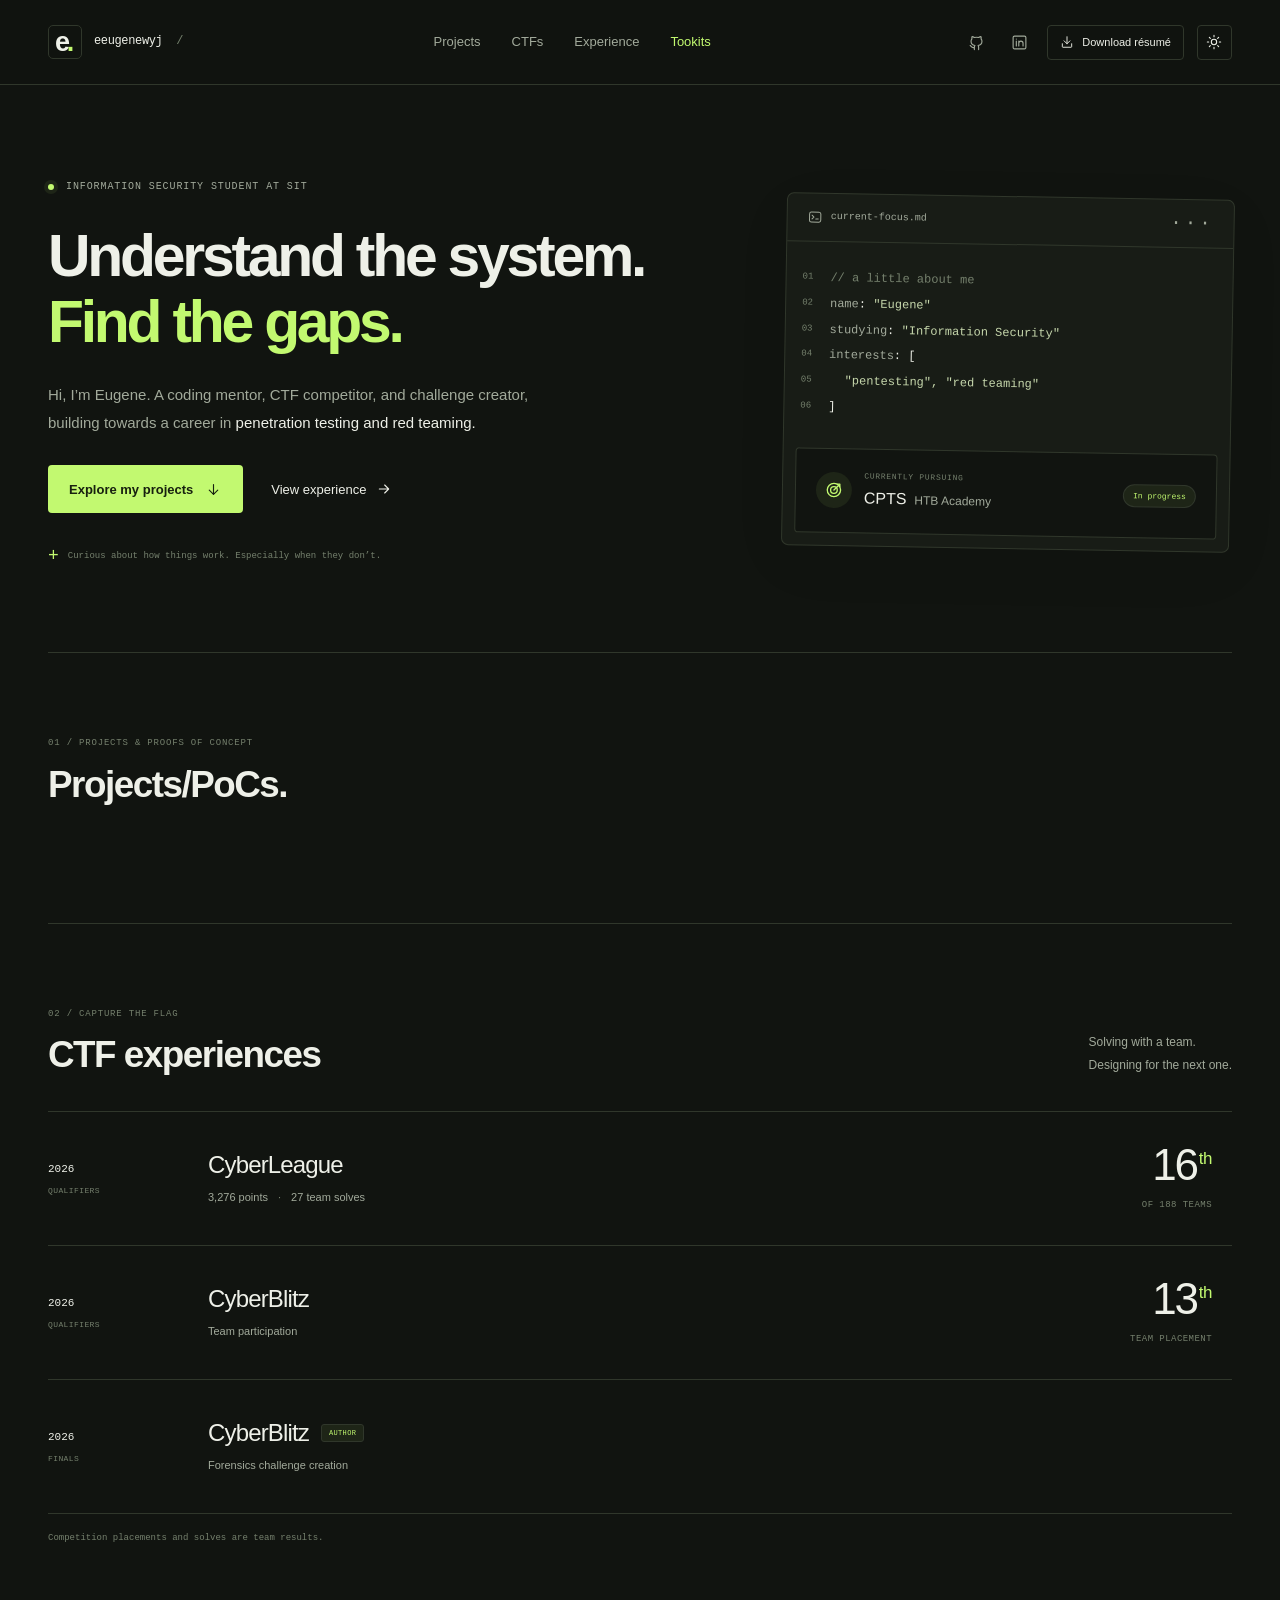
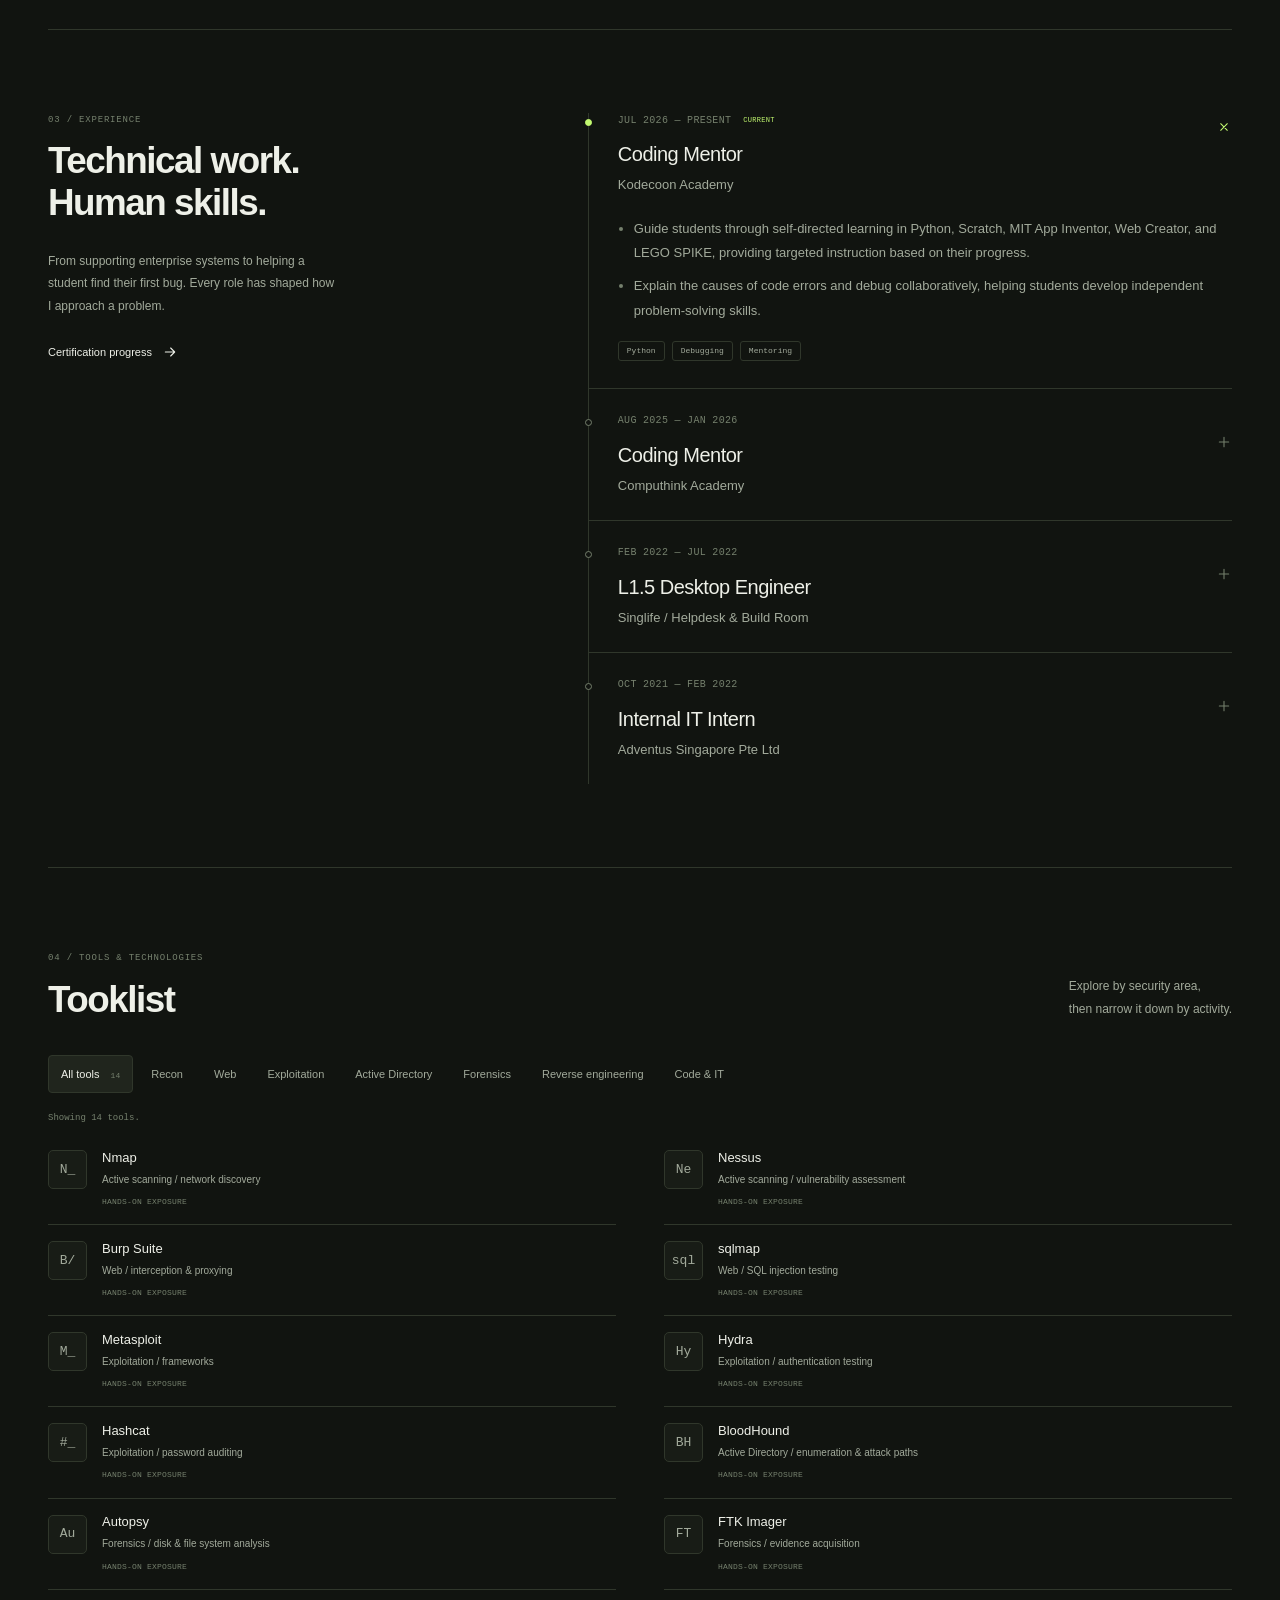
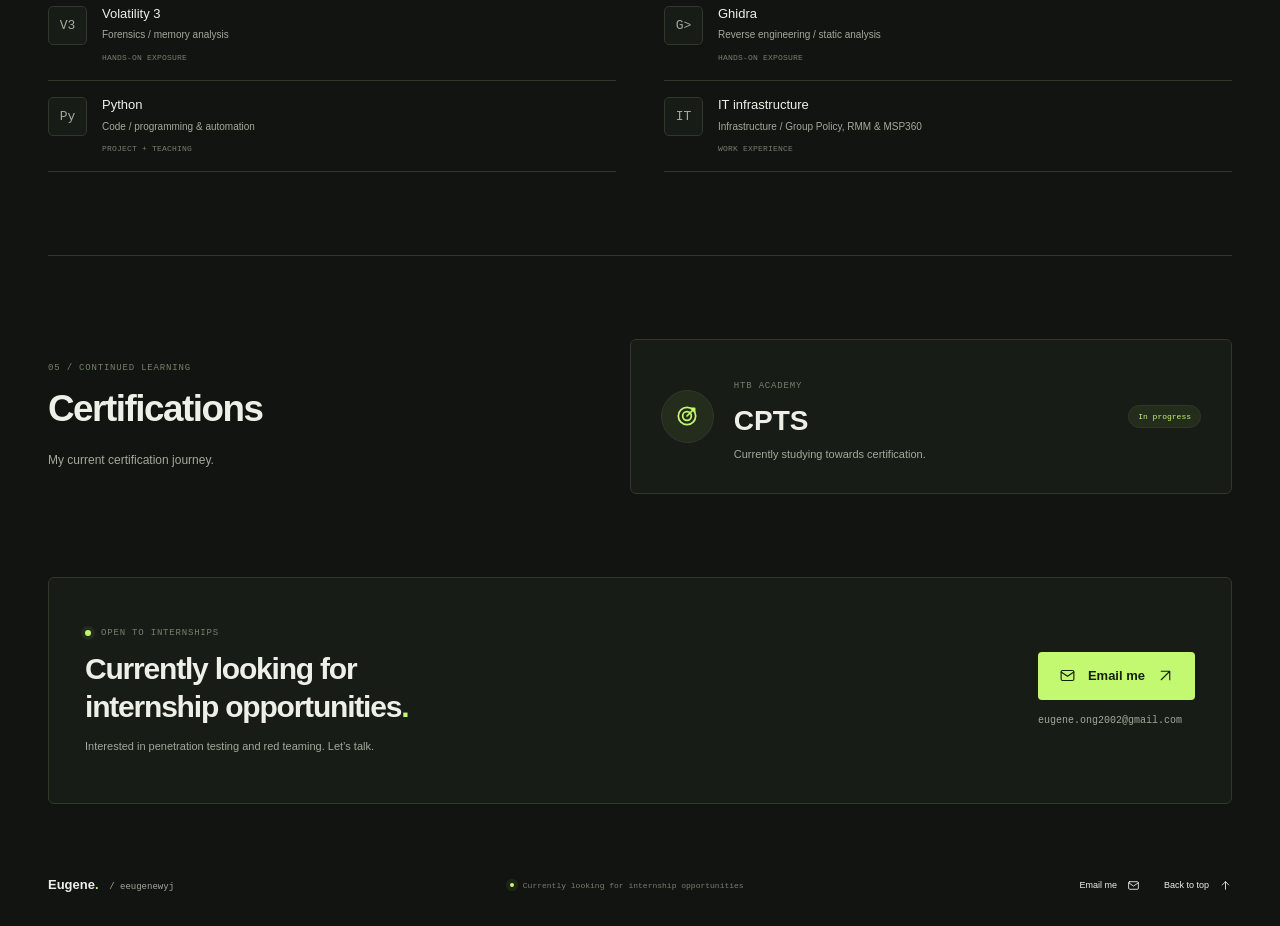
<file: index.html>
<!doctype html>
<html lang="en" data-theme="dark">
<head>
  <meta charset="utf-8">
  <meta name="viewport" content="width=device-width, initial-scale=1">
  <meta name="theme-color" content="#111410">
  <meta name="description" content="Eugene — Information Security student at SIT, coding mentor, CTF competitor, and CyberBlitz finals challenge creator. Aspiring penetration tester and red teamer.">
  <title>Eugene — Information Security &amp; CTFs</title>
  <link rel="icon" href="./assets/favicon.svg" type="image/svg+xml">
  <link rel="stylesheet" href="./assets/styles.css">
  <script src="./assets/script.js" defer></script>
</head>
<body>
  <a class="skip-link" href="#main">Skip to content</a>
  <header class="site-header">
    <div class="container header-inner">
      <a class="wordmark" href="./" aria-label="Eugene, home"><span class="wordmark-symbol" aria-hidden="true">e<span>.</span></span><span>eeugenewyj<span class="wordmark-slash"> /</span></span></a>
      <nav class="main-nav" id="main-nav" aria-label="Main navigation">
        <a href="#projects">Projects</a><a href="#ctfs">CTFs</a><a href="#experience">Experience</a><a href="#toolkit">Tookits</a>
      </nav>
      <div class="header-actions">
        <a class="header-social" href="https://github.com/eeugenewyj" target="_blank" rel="noopener noreferrer" aria-label="GitHub profile"><svg class="icon" aria-hidden="true"><use href="./assets/icons.svg#github"></use></svg></a>
        <a class="header-social" href="https://www.linkedin.com/in/eugenewyj/" target="_blank" rel="noopener noreferrer" aria-label="LinkedIn profile"><svg class="icon" aria-hidden="true"><use href="./assets/icons.svg#linkedin"></use></svg></a>
        <a class="resume-button" aria-label="Download résumé" href="./assets/documents/resume-eugene.pdf" download="Eugene-Resume.pdf"><svg class="icon" aria-hidden="true"><use href="./assets/icons.svg#download"></use></svg><span><span class="resume-long-label">Download </span>résumé</span></a>
        <button class="icon-button menu-toggle" type="button" aria-label="Open navigation" aria-controls="main-nav" aria-expanded="false" hidden><svg class="icon menu-icon" aria-hidden="true"><use href="./assets/icons.svg#menu"></use></svg><svg class="icon close-icon" aria-hidden="true"><use href="./assets/icons.svg#close"></use></svg></button>
        <button class="icon-button theme-toggle" type="button" aria-label="Switch to light theme" hidden><svg class="icon theme-sun" aria-hidden="true"><use href="./assets/icons.svg#sun"></use></svg><svg class="icon theme-moon" aria-hidden="true"><use href="./assets/icons.svg#moon"></use></svg></button>
      </div>
    </div>
  </header>

  <main id="main">
    <section class="hero container" aria-labelledby="hero-title">
      <div class="hero-copy">
        <div class="eyebrow"><span class="status-dot" aria-hidden="true"></span> INFORMATION SECURITY STUDENT AT SIT</div>
        <h1 id="hero-title">Understand the system.<br><span>Find the gaps.</span></h1>
        <p class="hero-description">Hi, I’m Eugene. A coding mentor, CTF competitor, and challenge creator, building towards a career in <strong>penetration testing and red teaming.</strong></p>
        <div class="hero-actions"><a class="button button-primary" href="#projects">Explore my projects <svg class="icon" aria-hidden="true"><use href="./assets/icons.svg#arrow-down"></use></svg></a><a class="text-link" href="#experience">View experience <svg class="icon" aria-hidden="true"><use href="./assets/icons.svg#arrow-right"></use></svg></a></div>
        <div class="hero-footnote"><span class="small-cross" aria-hidden="true">+</span> Curious about how things work. Especially when they don’t.</div>
      </div>
      <aside class="profile-panel" aria-label="Current focus and certification goals">
        <div class="panel-top"><span><svg class="icon" aria-hidden="true"><use href="./assets/icons.svg#terminal"></use></svg> current-focus.md</span><span class="panel-dots" aria-hidden="true">···</span></div>
        <div class="profile-code" aria-label="Profile summary"><div><span class="line-number" aria-hidden="true">01</span><span class="code-comment">// a little about me</span></div><div><span class="line-number" aria-hidden="true">02</span><span><span class="code-key">name</span>: <span class="code-string">"Eugene"</span></span></div><div><span class="line-number" aria-hidden="true">03</span><span><span class="code-key">studying</span>: <span class="code-string">"Information Security"</span></span></div><div><span class="line-number" aria-hidden="true">04</span><span><span class="code-key">interests</span>: [</span></div><div><span class="line-number" aria-hidden="true">05</span><span class="code-indent code-string">"pentesting", "red teaming"</span></div><div><span class="line-number" aria-hidden="true">06</span><span>]</span></div></div>
        <div class="learning-row"><div class="learning-symbol" aria-hidden="true"><svg class="icon"><use href="./assets/icons.svg#target"></use></svg></div><div><span class="micro-label">CURRENTLY PURSUING</span><strong>CPTS</strong><span class="muted small-text">HTB Academy</span></div><span class="status-pill">In progress</span></div>
      </aside>
    </section>

    <section class="section section-bordered container" id="projects" aria-labelledby="projects-title">
      <div class="section-heading"><div><p class="section-index">01 / PROJECTS &amp; PROOFS OF CONCEPT</p><h2 id="projects-title">Projects/PoCs.</h2></div></div>
      <!-- Add project entries here when ready. -->
      <div class="project-list"></div>
    </section>

    <section class="section section-bordered container" id="ctfs" aria-labelledby="ctf-title">
      <div class="section-heading"><div><p class="section-index">02 / CAPTURE THE FLAG</p><h2 id="ctf-title">CTF experiences</h2></div><p class="section-description">Solving with a team.<br class="desktop-break"> Designing for the next one.</p></div>
      <div class="ctf-list">
        <article class="ctf-row"><div class="ctf-year">2026<span>QUALIFIERS</span></div><div class="ctf-info"><h3>CyberLeague</h3><p>3,276 points <span aria-hidden="true">·</span> 27 team solves</p></div><div class="ctf-result"><strong>16<span>th</span></strong><span>OF 188 TEAMS</span></div></article>
        <article class="ctf-row"><div class="ctf-year">2026<span>QUALIFIERS</span></div><div class="ctf-info"><h3>CyberBlitz</h3><p>Team participation</p></div><div class="ctf-result"><strong>13<span>th</span></strong><span>TEAM PLACEMENT</span></div></article>
        <article class="ctf-row ctf-author"><div class="ctf-year">2026<span>FINALS</span></div><div class="ctf-info"><h3>CyberBlitz <span class="inline-tag">AUTHOR</span></h3><p>Forensics challenge creation</p></div></article>
      </div><p class="section-note">Competition placements and solves are team results.</p>
    </section>

    <section class="section section-bordered container" id="experience" aria-labelledby="experience-title">
      <div class="experience-layout"><div class="experience-intro"><p class="section-index">03 / EXPERIENCE</p><h2 id="experience-title">Technical work.<br>Human skills.</h2><p class="section-description">From supporting enterprise systems to helping a student find their first bug. Every role has shaped how I approach a problem.</p><a class="text-link" href="#certifications">Certification progress <svg class="icon" aria-hidden="true"><use href="./assets/icons.svg#arrow-right"></use></svg></a></div>
        <div class="experience-list">
          <details class="experience-item" open><summary><span class="timeline-dot" aria-hidden="true"></span><span class="experience-summary"><span class="experience-date">JUL 2026 — PRESENT <span class="current-label">CURRENT</span></span><span class="experience-role">Coding Mentor</span><span class="experience-company">Kodecoon Academy</span></span><svg class="icon" aria-hidden="true"><use href="./assets/icons.svg#plus"></use></svg></summary><div class="experience-body"><ul><li>Guide students through self-directed learning in Python, Scratch, MIT App Inventor, Web Creator, and LEGO SPIKE, providing targeted instruction based on their progress.</li><li>Explain the causes of code errors and debug collaboratively, helping students develop independent problem-solving skills.</li></ul><div class="tags"><span>Python</span><span>Debugging</span><span>Mentoring</span></div></div></details>
          <details class="experience-item"><summary><span class="timeline-dot" aria-hidden="true"></span><span class="experience-summary"><span class="experience-date">AUG 2025 — JAN 2026</span><span class="experience-role">Coding Mentor</span><span class="experience-company">Computhink Academy</span></span><svg class="icon" aria-hidden="true"><use href="./assets/icons.svg#plus"></use></svg></summary><div class="experience-body"><ul><li>Taught programming fundamentals to primary school students using Minecraft Education Edition, in-game agents, and Scratch-based visual programming.</li><li>Created additional coding challenges during lessons, adapting difficulty to students’ progress and encouraging critical thinking.</li></ul><div class="tags"><span>Programming fundamentals</span><span>Challenge design</span></div></div></details>
          <details class="experience-item"><summary><span class="timeline-dot" aria-hidden="true"></span><span class="experience-summary"><span class="experience-date">FEB 2022 — JUL 2022</span><span class="experience-role">L1.5 Desktop Engineer</span><span class="experience-company">Singlife <span class="muted">/ Helpdesk &amp; Build Room</span></span></span><svg class="icon" aria-hidden="true"><use href="./assets/icons.svg#plus"></use></svg></summary><div class="experience-body"><ul><li>Provided first-line IT support and deployed applications through domain Group Policy.</li><li>Built and configured devices for new joiners.</li></ul><div class="tags"><span>Group Policy</span><span>Device provisioning</span><span>IT support</span></div></div></details>
          <details class="experience-item"><summary><span class="timeline-dot" aria-hidden="true"></span><span class="experience-summary"><span class="experience-date">OCT 2021 — FEB 2022</span><span class="experience-role">Internal IT Intern</span><span class="experience-company">Adventus Singapore Pte Ltd</span></span><svg class="icon" aria-hidden="true"><use href="./assets/icons.svg#plus"></use></svg></summary><div class="experience-body"><ul><li>Supported remote monitoring and maintenance of servers and IT infrastructure, alongside first-line client support.</li><li>Implemented automated backups using MSP360 and worked on firewall configuration.</li></ul><div class="tags"><span>RMM</span><span>MSP360</span><span>Firewalls</span></div></div></details>
        </div>
      </div>
    </section>

    <section class="section section-bordered container" id="toolkit" aria-labelledby="toolkit-title">
      <div class="section-heading"><div><p class="section-index">04 / TOOLS &amp; TECHNOLOGIES</p><h2 id="toolkit-title">Tooklist</h2></div><p class="section-description">Explore by security area,<br class="desktop-break"> then narrow it down by activity.</p></div>
      <div class="tool-filters" role="group" aria-label="Filter tools by area" hidden><button type="button" data-filter="all" aria-pressed="true">All tools <span>14</span></button><button type="button" data-filter="recon" aria-pressed="false">Recon</button><button type="button" data-filter="web" aria-pressed="false">Web</button><button type="button" data-filter="exploitation" aria-pressed="false">Exploitation</button><button type="button" data-filter="ad" aria-pressed="false">Active Directory</button><button type="button" data-filter="forensics" aria-pressed="false">Forensics</button><button type="button" data-filter="reversing" aria-pressed="false">Reverse engineering</button><button type="button" data-filter="code" aria-pressed="false">Code &amp; IT</button></div>
      <div class="tool-subfilter-row" hidden><span class="subfilter-label">REFINE BY ACTIVITY</span><div class="tool-subfilters" role="group" aria-label="Filter tools by activity"></div></div>
      <p class="tool-count" id="tool-filter-status" role="status" aria-live="polite">Showing 14 tools.</p>
      <div class="tools-grid"><article class="tool-item" data-category="recon" data-subcategory="active"><span class="tool-glyph" aria-hidden="true">N_</span><div><h3>Nmap</h3><p>Active scanning / network discovery</p></div><span class="tool-proof">HANDS-ON EXPOSURE</span></article><article class="tool-item" data-category="recon" data-subcategory="active"><span class="tool-glyph" aria-hidden="true">Ne</span><div><h3>Nessus</h3><p>Active scanning / vulnerability assessment</p></div><span class="tool-proof">HANDS-ON EXPOSURE</span></article><article class="tool-item" data-category="web" data-subcategory="proxy"><span class="tool-glyph" aria-hidden="true">B/</span><div><h3>Burp Suite</h3><p>Web / interception &amp; proxying</p></div><span class="tool-proof">HANDS-ON EXPOSURE</span></article><article class="tool-item" data-category="web" data-subcategory="sqli"><span class="tool-glyph" aria-hidden="true">sql</span><div><h3>sqlmap</h3><p>Web / SQL injection testing</p></div><span class="tool-proof">HANDS-ON EXPOSURE</span></article><article class="tool-item" data-category="exploitation" data-subcategory="frameworks"><span class="tool-glyph" aria-hidden="true">M_</span><div><h3>Metasploit</h3><p>Exploitation / frameworks</p></div><span class="tool-proof">HANDS-ON EXPOSURE</span></article><article class="tool-item" data-category="exploitation" data-subcategory="authentication"><span class="tool-glyph" aria-hidden="true">Hy</span><div><h3>Hydra</h3><p>Exploitation / authentication testing</p></div><span class="tool-proof">HANDS-ON EXPOSURE</span></article><article class="tool-item" data-category="exploitation" data-subcategory="passwords"><span class="tool-glyph" aria-hidden="true">#_</span><div><h3>Hashcat</h3><p>Exploitation / password auditing</p></div><span class="tool-proof">HANDS-ON EXPOSURE</span></article><article class="tool-item" data-category="ad" data-subcategory="enumeration"><span class="tool-glyph" aria-hidden="true">BH</span><div><h3>BloodHound</h3><p>Active Directory / enumeration &amp; attack paths</p></div><span class="tool-proof">HANDS-ON EXPOSURE</span></article><article class="tool-item" data-category="forensics" data-subcategory="disk"><span class="tool-glyph" aria-hidden="true">Au</span><div><h3>Autopsy</h3><p>Forensics / disk &amp; file system analysis</p></div><span class="tool-proof">HANDS-ON EXPOSURE</span></article><article class="tool-item" data-category="forensics" data-subcategory="acquisition"><span class="tool-glyph" aria-hidden="true">FT</span><div><h3>FTK Imager</h3><p>Forensics / evidence acquisition</p></div><span class="tool-proof">HANDS-ON EXPOSURE</span></article><article class="tool-item" data-category="forensics" data-subcategory="memory"><span class="tool-glyph" aria-hidden="true">V3</span><div><h3>Volatility 3</h3><p>Forensics / memory analysis</p></div><span class="tool-proof">HANDS-ON EXPOSURE</span></article><article class="tool-item" data-category="reversing" data-subcategory="static"><span class="tool-glyph" aria-hidden="true">G&gt;</span><div><h3>Ghidra</h3><p>Reverse engineering / static analysis</p></div><span class="tool-proof">HANDS-ON EXPOSURE</span></article><article class="tool-item" data-category="code" data-subcategory="scripting"><span class="tool-glyph" aria-hidden="true">Py</span><div><h3>Python</h3><p>Code / programming &amp; automation</p></div><span class="tool-proof">PROJECT + TEACHING</span></article><article class="tool-item" data-category="code" data-subcategory="infrastructure"><span class="tool-glyph" aria-hidden="true">IT</span><div><h3>IT infrastructure</h3><p>Infrastructure / Group Policy, RMM &amp; MSP360</p></div><span class="tool-proof">WORK EXPERIENCE</span></article></div>
      <div class="tool-empty-state" hidden><svg class="icon" aria-hidden="true"><use href="./assets/icons.svg#brackets"></use></svg><p>No tools listed in this group yet.</p></div>
    </section>

    <section class="section section-bordered container certifications-section" id="certifications" aria-labelledby="certifications-title">
      <div><p class="section-index">05 / CONTINUED LEARNING</p><h2 id="certifications-title">Certifications</h2><p class="section-description">My current certification journey.</p></div>
      <article class="certification-card"><div class="certification-symbol" aria-hidden="true"><svg class="icon"><use href="./assets/icons.svg#target"></use></svg></div><div class="certification-copy"><span class="micro-label">HTB ACADEMY</span><h3>CPTS</h3><p>Currently studying towards certification.</p></div><span class="status-pill">In progress</span></article>
    </section>

    <section class="contact-section container" id="contact" aria-labelledby="contact-title"><div><p class="section-index"><span class="status-dot" aria-hidden="true"></span> OPEN TO INTERNSHIPS</p><h2 id="contact-title">Currently looking for<br>internship opportunities<span class="accent">.</span></h2><p>Interested in penetration testing and red teaming. Let’s talk.</p></div><div class="contact-actions"><a class="button button-primary" href="mailto:eugene.ong2002@gmail.com"><svg class="icon" aria-hidden="true"><use href="./assets/icons.svg#mail"></use></svg> Email me <svg class="icon" aria-hidden="true"><use href="./assets/icons.svg#arrow-up-right"></use></svg></a><a class="contact-email" href="mailto:eugene.ong2002@gmail.com">eugene.ong2002@gmail.com</a></div></section>
  </main>
  <footer class="site-footer container"><a class="footer-name" href="./">Eugene<span class="accent">.</span> <span class="muted">/ eeugenewyj</span></a><span class="footer-availability"><span class="status-dot" aria-hidden="true"></span> Currently looking for internship opportunities</span><div class="footer-links"><a class="text-link" href="mailto:eugene.ong2002@gmail.com">Email me <svg class="icon" aria-hidden="true"><use href="./assets/icons.svg#mail"></use></svg></a><a class="text-link" href="#main">Back to top <svg class="icon" aria-hidden="true"><use href="./assets/icons.svg#arrow-up"></use></svg></a></div></footer>
</body>
</html>
</file>
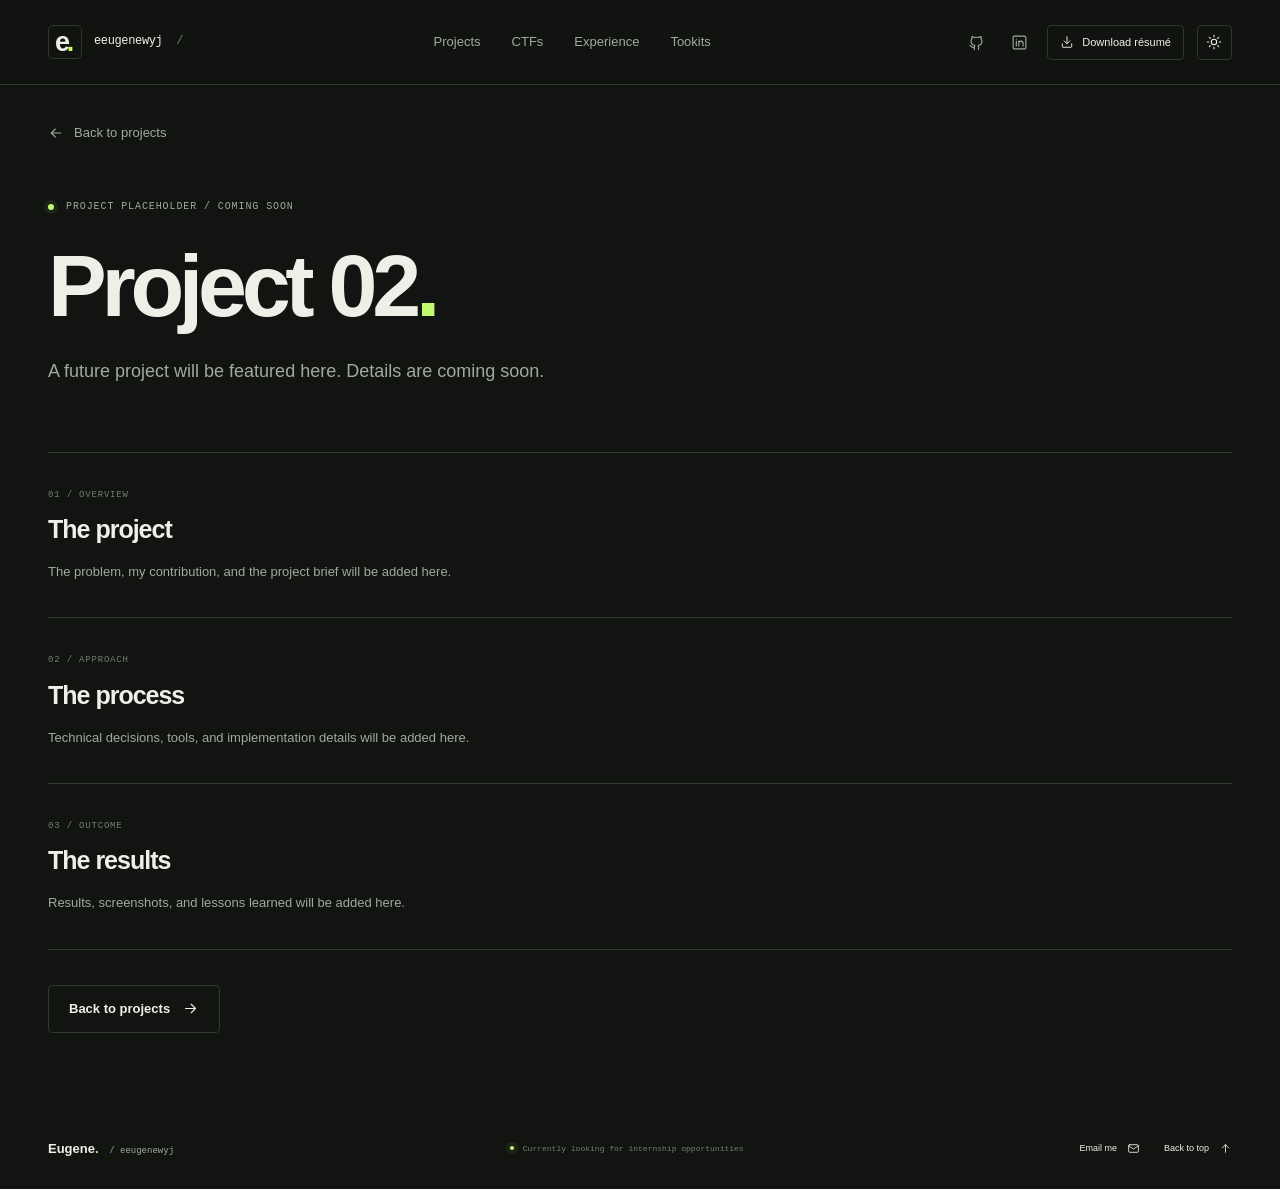
<file: projects/project-02.html>
<!doctype html>
<html lang="en" data-theme="dark">
<head>
  <meta charset="utf-8">
  <meta name="viewport" content="width=device-width, initial-scale=1">
  <meta name="theme-color" content="#111410">
  <meta name="description" content="A placeholder for a future project in Eugene’s Information Security portfolio.">
  <title>Project 02 — Eugene’s Portfolio</title>
  <link rel="icon" href="../assets/favicon.svg" type="image/svg+xml">
  <link rel="stylesheet" href="../assets/styles.css">
  <script src="../assets/script.js" defer></script>
</head>
<body>
  <a class="skip-link" href="#main">Skip to content</a>
  <header class="site-header">
    <div class="container header-inner">
      <a class="wordmark" href="../" aria-label="Eugene, home"><span class="wordmark-symbol" aria-hidden="true">e<span>.</span></span><span>eeugenewyj<span class="wordmark-slash"> /</span></span></a>
      <nav class="main-nav" id="main-nav" aria-label="Main navigation">
        <a href="../#projects">Projects</a><a href="../#ctfs">CTFs</a><a href="../#experience">Experience</a><a href="../#toolkit">Tookits</a>
      </nav>
      <div class="header-actions">
        <a class="header-social" href="https://github.com/eeugenewyj" target="_blank" rel="noopener noreferrer" aria-label="GitHub profile"><svg class="icon" aria-hidden="true"><use href="../assets/icons.svg#github"></use></svg></a>
        <a class="header-social" href="https://www.linkedin.com/in/eugenewyj/" target="_blank" rel="noopener noreferrer" aria-label="LinkedIn profile"><svg class="icon" aria-hidden="true"><use href="../assets/icons.svg#linkedin"></use></svg></a>
        <a class="resume-button" aria-label="Download résumé" href="../assets/documents/resume-eugene.pdf" download="Eugene-Resume.pdf"><svg class="icon" aria-hidden="true"><use href="../assets/icons.svg#download"></use></svg><span><span class="resume-long-label">Download </span>résumé</span></a>
        <button class="icon-button menu-toggle" type="button" aria-label="Open navigation" aria-controls="main-nav" aria-expanded="false" hidden><svg class="icon menu-icon" aria-hidden="true"><use href="../assets/icons.svg#menu"></use></svg><svg class="icon close-icon" aria-hidden="true"><use href="../assets/icons.svg#close"></use></svg></button>
        <button class="icon-button theme-toggle" type="button" aria-label="Switch to light theme" hidden><svg class="icon theme-sun" aria-hidden="true"><use href="../assets/icons.svg#sun"></use></svg><svg class="icon theme-moon" aria-hidden="true"><use href="../assets/icons.svg#moon"></use></svg></button>
      </div>
    </div>
  </header>
  <main class="container" id="main">
    <a class="text-link case-back" href="../#projects"><svg class="icon" aria-hidden="true"><use href="../assets/icons.svg#arrow-right"></use></svg> Back to projects</a>
    <div class="case-hero"><p class="eyebrow"><span class="status-dot" aria-hidden="true"></span> PROJECT PLACEHOLDER / COMING SOON</p><h1>Project 02<span class="accent">.</span></h1><p class="case-deck">A future project will be featured here. Details are coming soon.</p></div>
    <div class="placeholder-overview"><section><p class="section-index">01 / OVERVIEW</p><h2>The project</h2><p>The problem, my contribution, and the project brief will be added here.</p></section><section><p class="section-index">02 / APPROACH</p><h2>The process</h2><p>Technical decisions, tools, and implementation details will be added here.</p></section><section><p class="section-index">03 / OUTCOME</p><h2>The results</h2><p>Results, screenshots, and lessons learned will be added here.</p></section></div>
    <div class="placeholder-back"><a class="button button-outline" href="../#projects">Back to projects <svg class="icon" aria-hidden="true"><use href="../assets/icons.svg#arrow-right"></use></svg></a></div>
  </main>
  <footer class="site-footer container"><a class="footer-name" href="../">Eugene<span class="accent">.</span> <span class="muted">/ eeugenewyj</span></a><span class="footer-availability"><span class="status-dot" aria-hidden="true"></span> Currently looking for internship opportunities</span><div class="footer-links"><a class="text-link" href="mailto:eugene.ong2002@gmail.com">Email me <svg class="icon" aria-hidden="true"><use href="../assets/icons.svg#mail"></use></svg></a><a class="text-link" href="#main">Back to top <svg class="icon" aria-hidden="true"><use href="../assets/icons.svg#arrow-up"></use></svg></a></div></footer>
</body>
</html>
</file>
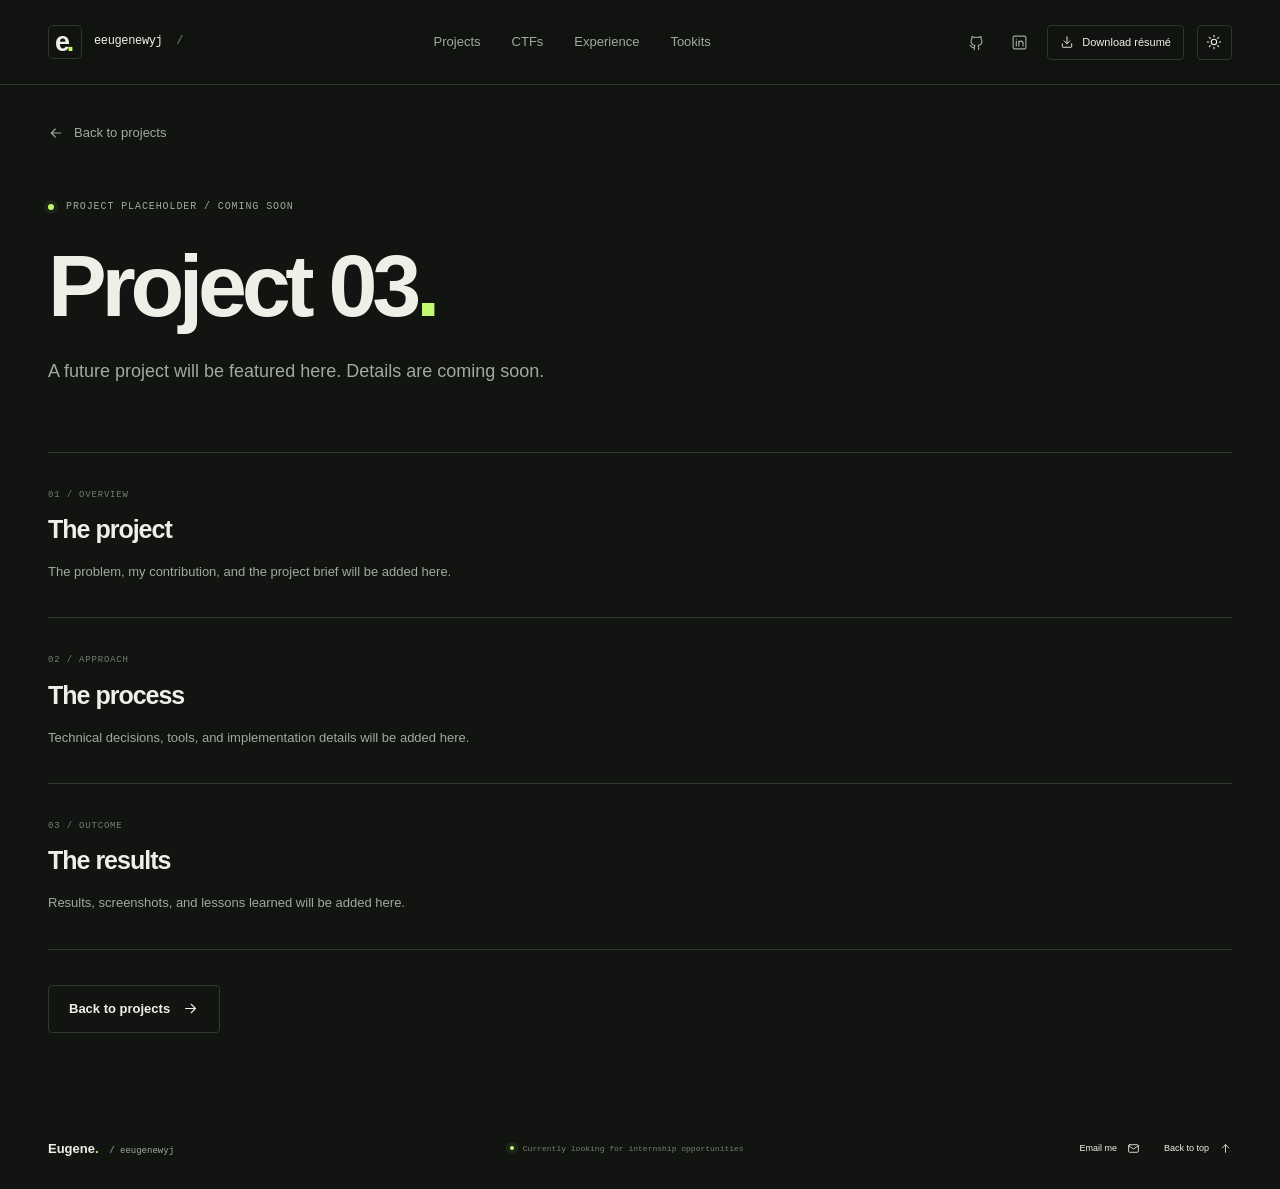
<file: projects/project-03.html>
<!doctype html>
<html lang="en" data-theme="dark">
<head>
  <meta charset="utf-8">
  <meta name="viewport" content="width=device-width, initial-scale=1">
  <meta name="theme-color" content="#111410">
  <meta name="description" content="A placeholder for a future project in Eugene’s Information Security portfolio.">
  <title>Project 03 — Eugene’s Portfolio</title>
  <link rel="icon" href="../assets/favicon.svg" type="image/svg+xml">
  <link rel="stylesheet" href="../assets/styles.css">
  <script src="../assets/script.js" defer></script>
</head>
<body>
  <a class="skip-link" href="#main">Skip to content</a>
  <header class="site-header">
    <div class="container header-inner">
      <a class="wordmark" href="../" aria-label="Eugene, home"><span class="wordmark-symbol" aria-hidden="true">e<span>.</span></span><span>eeugenewyj<span class="wordmark-slash"> /</span></span></a>
      <nav class="main-nav" id="main-nav" aria-label="Main navigation">
        <a href="../#projects">Projects</a><a href="../#ctfs">CTFs</a><a href="../#experience">Experience</a><a href="../#toolkit">Tookits</a>
      </nav>
      <div class="header-actions">
        <a class="header-social" href="https://github.com/eeugenewyj" target="_blank" rel="noopener noreferrer" aria-label="GitHub profile"><svg class="icon" aria-hidden="true"><use href="../assets/icons.svg#github"></use></svg></a>
        <a class="header-social" href="https://www.linkedin.com/in/eugenewyj/" target="_blank" rel="noopener noreferrer" aria-label="LinkedIn profile"><svg class="icon" aria-hidden="true"><use href="../assets/icons.svg#linkedin"></use></svg></a>
        <a class="resume-button" aria-label="Download résumé" href="../assets/documents/resume-eugene.pdf" download="Eugene-Resume.pdf"><svg class="icon" aria-hidden="true"><use href="../assets/icons.svg#download"></use></svg><span><span class="resume-long-label">Download </span>résumé</span></a>
        <button class="icon-button menu-toggle" type="button" aria-label="Open navigation" aria-controls="main-nav" aria-expanded="false" hidden><svg class="icon menu-icon" aria-hidden="true"><use href="../assets/icons.svg#menu"></use></svg><svg class="icon close-icon" aria-hidden="true"><use href="../assets/icons.svg#close"></use></svg></button>
        <button class="icon-button theme-toggle" type="button" aria-label="Switch to light theme" hidden><svg class="icon theme-sun" aria-hidden="true"><use href="../assets/icons.svg#sun"></use></svg><svg class="icon theme-moon" aria-hidden="true"><use href="../assets/icons.svg#moon"></use></svg></button>
      </div>
    </div>
  </header>
  <main class="container" id="main">
    <a class="text-link case-back" href="../#projects"><svg class="icon" aria-hidden="true"><use href="../assets/icons.svg#arrow-right"></use></svg> Back to projects</a>
    <div class="case-hero"><p class="eyebrow"><span class="status-dot" aria-hidden="true"></span> PROJECT PLACEHOLDER / COMING SOON</p><h1>Project 03<span class="accent">.</span></h1><p class="case-deck">A future project will be featured here. Details are coming soon.</p></div>
    <div class="placeholder-overview"><section><p class="section-index">01 / OVERVIEW</p><h2>The project</h2><p>The problem, my contribution, and the project brief will be added here.</p></section><section><p class="section-index">02 / APPROACH</p><h2>The process</h2><p>Technical decisions, tools, and implementation details will be added here.</p></section><section><p class="section-index">03 / OUTCOME</p><h2>The results</h2><p>Results, screenshots, and lessons learned will be added here.</p></section></div>
    <div class="placeholder-back"><a class="button button-outline" href="../#projects">Back to projects <svg class="icon" aria-hidden="true"><use href="../assets/icons.svg#arrow-right"></use></svg></a></div>
  </main>
  <footer class="site-footer container"><a class="footer-name" href="../">Eugene<span class="accent">.</span> <span class="muted">/ eeugenewyj</span></a><span class="footer-availability"><span class="status-dot" aria-hidden="true"></span> Currently looking for internship opportunities</span><div class="footer-links"><a class="text-link" href="mailto:eugene.ong2002@gmail.com">Email me <svg class="icon" aria-hidden="true"><use href="../assets/icons.svg#mail"></use></svg></a><a class="text-link" href="#main">Back to top <svg class="icon" aria-hidden="true"><use href="../assets/icons.svg#arrow-up"></use></svg></a></div></footer>
</body>
</html>
</file>
<file: assets/styles.css>
/* Design tokens: change these to restyle the whole portfolio. */
:root {
  color-scheme: dark;
  --bg: #111410;
  --surface: #181c16;
  --surface-raised: #20251d;
  --text: #eef0e8;
  --muted: #a2aa9b;
  --faint: #75806d;
  --line: #30372b;
  --accent: #c2f970;
  --accent-soft: #c2f97012;
  --button-text: #17200f;
  --header-bg: #111410ed;
  --code-string: #c6d7ac;
  --font-sans: "Segoe UI", -apple-system, BlinkMacSystemFont, Arial, sans-serif;
  --font-mono: "Cascadia Code", "SFMono-Regular", Consolas, "Liberation Mono", monospace;
}

:root[data-theme="light"] {
  color-scheme: light;
  --bg: #f5f5ef;
  --surface: #ecede5;
  --surface-raised: #e2e5d9;
  --text: #20271c;
  --muted: #59634f;
  --faint: #68745d;
  --line: #cdd3c3;
  --accent: #426d21;
  --accent-soft: #426d210c;
  --button-text: #fff;
  --header-bg: #f5f5efed;
  --code-string: #486a2e;
}

*, *::before, *::after { box-sizing: border-box; }
html { scroll-behavior: smooth; scroll-padding-top: 105px; }
body { margin: 0; background: var(--bg); color: var(--text); font-family: var(--font-sans); font-size: 16px; line-height: 1.65; -webkit-font-smoothing: antialiased; }
::selection { background: var(--accent); color: var(--button-text); }
a { color: inherit; text-decoration: none; }
button { color: inherit; font: inherit; cursor: pointer; }
a, button, summary { -webkit-tap-highlight-color: transparent; }
button:disabled { cursor: default; }
:focus-visible { outline: 2px solid var(--accent); outline-offset: 6px; border-radius: 2px; }
h1, h2, h3, p { margin-top: 0; }
h1, h2, h3 { font-weight: 600; line-height: 1.15; }
svg { display: block; }
.icon { width: 20px; height: 20px; flex: 0 0 auto; fill: none; stroke: currentColor; stroke-width: 1.6; stroke-linecap: round; stroke-linejoin: round; }
[hidden] { display: none !important; }
.container { width: min(1200px, calc(100% - 96px)); margin-inline: auto; }
.accent { color: var(--accent); }
.muted { color: var(--muted); }
.small-text { font-size: 12px; }
.visually-hidden { position: absolute; width: 1px; height: 1px; padding: 0; overflow: hidden; clip: rect(0, 0, 0, 0); white-space: nowrap; border: 0; }
.skip-link { position: fixed; top: -100px; left: 24px; z-index: 100; padding: 12px 20px; background: var(--accent); color: var(--button-text); }
.skip-link:focus { top: 12px; }
.micro-label, .eyebrow, .section-index, .project-label { font-family: var(--font-mono); font-size: 10px; font-weight: 400; letter-spacing: .09em; line-height: 1.6; }
.status-dot { display: inline-block; width: 6px; height: 6px; flex-shrink: 0; border-radius: 50%; background: var(--accent); box-shadow: 0 0 0 4px var(--accent-soft); }
.text-link { display: inline-flex; align-items: center; gap: 10px; font-size: 13px; font-weight: 500; }
.text-link .icon { width: 16px; height: 16px; transition: transform .2s; }
.text-link:hover { color: var(--accent); }
.text-link:hover .icon { transform: translate(3px, 0); }
.button { display: inline-flex; justify-content: center; align-items: center; gap: 12px; min-height: 48px; padding: 12px 20px; border: 1px solid transparent; border-radius: 4px; font-size: 13px; font-weight: 600; line-height: 1.5; transition: background .2s, transform .2s, border-color .2s; }
.button:hover { transform: translateY(-2px); }
.button .icon { width: 17px; height: 17px; }
.button-primary { background: var(--accent); color: var(--button-text); }
.button-primary:hover { filter: brightness(1.07); }
.button-outline { border-color: var(--line); background: transparent; }
.button-outline:hover { border-color: var(--accent); background: var(--accent-soft); }

/* Header */
.site-header { position: sticky; top: 0; z-index: 20; border-bottom: 1px solid var(--line); background: var(--header-bg); backdrop-filter: blur(18px); }
.header-inner { display: flex; align-items: center; justify-content: space-between; gap: 24px; min-height: 84px; }
.wordmark { display: inline-flex; align-items: center; gap: 12px; font-family: var(--font-mono); font-size: 12px; font-weight: 500; letter-spacing: -.03em; }
.wordmark-symbol { display: inline-flex; align-items: center; justify-content: center; width: 34px; height: 34px; border: 1px solid var(--line); border-radius: 5px; font-family: var(--font-sans); font-size: 27px; font-weight: 650; letter-spacing: -.12em; padding-right: 4px; }
.wordmark-symbol span { color: var(--accent); }
.wordmark-slash { color: var(--faint); margin-left: 7px; }
.main-nav { display: flex; align-items: center; gap: 31px; }
.main-nav a { padding-block: 7px; font-size: 13px; color: var(--muted); transition: color .2s; }
.main-nav a:hover, .main-nav a[aria-current] { color: var(--accent); }
.header-actions { display: flex; align-items: center; gap: 13px; }
.header-social { display: grid; place-items: center; width: 30px; height: 35px; color: var(--muted); }
.header-social:hover { color: var(--accent); }
.header-social .icon { width: 17px; height: 17px; }
.resume-button { display: inline-flex; align-items: center; justify-content: center; gap: 8px; min-height: 35px; padding: 7px 12px; border: 1px solid var(--line); border-radius: 4px; font-size: 11px; white-space: nowrap; }
.resume-button:hover { border-color: var(--accent); color: var(--accent); background: var(--accent-soft); }
.resume-button .icon { width: 14px; height: 14px; }
.header-github { display: inline-flex; align-items: center; gap: 7px; font-size: 12px; }
.header-github:hover { color: var(--accent); }
.header-github .icon { width: 14px; height: 14px; }
.icon-button { width: 35px; height: 35px; display: inline-flex; align-items: center; justify-content: center; background: transparent; border: 1px solid var(--line); border-radius: 4px; }
.icon-button:hover { background: var(--surface-raised); }
.icon-button .icon { width: 16px; height: 16px; }
.theme-moon, [data-theme="light"] .theme-sun { display: none; }
[data-theme="light"] .theme-moon { display: block; }
.menu-toggle, .close-icon { display: none; }

/* Introduction */
.hero { display: grid; grid-template-columns: 1.5fr 1fr; gap: 64px; align-items: center; padding-block: 94px 87px; }
.eyebrow { display: flex; align-items: center; gap: 12px; color: var(--muted); font-size: 10px; margin-bottom: 28px; }
.hero h1 { margin-bottom: 26px; font-size: clamp(2.8rem, 4.6vw, 4rem); letter-spacing: -.055em; line-height: 1.12; }
.hero h1 > span { color: var(--accent); }
.hero-description { max-width: 520px; color: var(--muted); font-size: 15px; line-height: 1.85; }
.hero-description strong { color: var(--text); font-weight: 400; }
.hero-actions { display: flex; align-items: center; gap: 28px; margin-top: 29px; }
.hero-footnote { display: flex; gap: 9px; align-items: center; font-family: var(--font-mono); color: var(--faint); font-size: 9px; margin-top: 34px; }
.small-cross { color: var(--accent); font-size: 18px; line-height: 1; }
.profile-panel { width: 100%; border: 1px solid var(--line); border-radius: 7px; background: var(--surface); box-shadow: 0 16px 60px #0000000c; transform: rotate(1deg); }
.panel-top { display: flex; justify-content: space-between; align-items: center; padding: 14px 20px; border-bottom: 1px solid var(--line); color: var(--muted); font-family: var(--font-mono); font-size: 10px; }
.panel-top > span:first-child { display: flex; align-items: center; gap: 8px; }
.panel-top .icon { width: 15px; height: 15px; }
.panel-dots { letter-spacing: 3px; font-size: 19px; line-height: 1; }
.profile-code { padding: 24px 16px 27px; font-family: var(--font-mono); font-size: 12px; line-height: 2.15; }
.profile-code > div { display: flex; gap: 17px; }
.line-number { color: var(--faint); font-size: 9px; padding-top: 2px; user-select: none; }
.code-key { color: var(--muted); }
.code-string { color: var(--code-string); }
.code-comment { color: var(--faint); }
.code-indent { padding-left: 16px; }
.learning-row { display: flex; gap: 12px; align-items: center; padding: 21px 20px; margin: 0 12px 12px; background: var(--bg); border: 1px solid var(--line); border-radius: 4px; }
.learning-symbol { display: grid; place-items: center; width: 36px; height: 36px; border-radius: 50%; background: var(--accent-soft); color: var(--accent); }
.learning-row > div:nth-child(2) { flex: 1; }
.learning-row .micro-label { display: block; color: var(--faint); font-size: 8px; margin-bottom: 2px; }
.learning-row strong { margin-right: 8px; font-size: 16px; font-weight: 500; }
.status-pill { display: inline-flex; align-items: center; border: 1px solid var(--line); border-radius: 20px; background: var(--accent-soft); color: var(--accent); font-family: var(--font-mono); font-size: 8px; padding: 4px 9px; white-space: nowrap; }
.next-row { display: flex; align-items: center; gap: 14px; padding: 5px 22px 19px; font-size: 11px; }
.next-row .micro-label { color: var(--faint); font-size: 8px; }
.next-row .icon { width: 14px; height: 14px; color: var(--faint); margin-left: auto; }

/* Work */
.section { padding-block: 83px; }
.section-bordered { border-top: 1px solid var(--line); }
.section-heading { display: flex; align-items: flex-end; justify-content: space-between; gap: 32px; margin-bottom: 34px; }
.section-index { color: var(--faint); font-size: 9px; margin-bottom: 13px; }
h2 { font-size: clamp(1.8rem, 3vw, 2.3rem); letter-spacing: -.04em; margin-bottom: 0; }
.section-description { margin-bottom: 0; font-size: 12px; line-height: 1.9; color: var(--muted); }
.featured-project { display: grid; grid-template-columns: 1fr 1.05fr; overflow: hidden; border: 1px solid var(--line); border-radius: 7px; background: var(--surface); }
.project-copy { align-self: center; padding: 42px; }
.project-label { display: flex; align-items: center; gap: 9px; font-size: 8px; color: var(--muted); margin-bottom: 35px; }
.project-label .status-dot { width: 4px; height: 4px; }
.project-event { color: var(--muted); font-size: 11px; margin-bottom: 9px; }
.project-copy h3 { font-size: 46px; letter-spacing: -.05em; margin-bottom: 19px; }
.project-copy > p:not(.project-event) { max-width: 380px; color: var(--muted); font-size: 13px; line-height: 1.85; margin-bottom: 21px; }
.tags { display: flex; flex-wrap: wrap; gap: 7px; }
.tags > span { border: 1px solid var(--line); border-radius: 3px; padding: 3px 8px; color: var(--muted); font-family: var(--font-mono); font-size: 9px; line-height: 1.5; }
.project-copy .button { margin-top: 28px; }
.packet-visual { display: flex; flex-direction: column; justify-content: center; padding: 25px 32px; border-left: 1px solid var(--line); background-color: var(--bg); background-image: radial-gradient(var(--line) .7px, transparent .7px); background-size: 17px 17px; }
.visual-header { display: flex; align-items: center; justify-content: space-between; gap: 12px; margin-bottom: 28px; font-family: var(--font-mono); font-size: 7px; color: var(--muted); }
.visual-header > span:first-child { display: flex; align-items: center; gap: 9px; }
.visual-header .status-dot { width: 4px; height: 4px; }
.visual-caption { font-size: 6px; letter-spacing: .06em; color: var(--faint); }
.evidence-file { display: flex; gap: 9px; align-items: center; padding: 11px 13px; margin-bottom: 21px; border: 1px solid var(--line); background: var(--surface); border-radius: 4px; font-family: var(--font-mono); font-size: 10px; }
.evidence-file .icon { color: var(--accent); width: 15px; height: 15px; }
.file-type { margin-left: auto; font-size: 7px; color: var(--faint); }
.session-label { display: flex; justify-content: space-between; gap: 10px; font-family: var(--font-mono); font-size: 8px; color: var(--muted); margin-bottom: 11px; }
.session-label .muted { color: var(--faint); }
.packet-track { display: flex; gap: 8px; }
.packet-track > span { flex: 1; min-width: 0; text-align: center; padding-block: 14px; background: var(--surface); border: 1px solid var(--line); border-radius: 3px; font-family: var(--font-mono); font-size: 9px; color: var(--muted); }
.packet-track > .packet-highlight { border-color: var(--accent); color: var(--accent); background: var(--accent-soft); }
.packet-track > .packet-repeat { border-style: dashed; color: var(--faint); }
.reboot-divider { display: flex; gap: 9px; align-items: center; margin-block: 20px; color: var(--faint); font-family: var(--font-mono); font-size: 7px; letter-spacing: .07em; }
.reboot-divider > span { flex: 1; border-top: 1px dashed var(--line); }
.reboot-divider .icon { width: 11px; height: 11px; }
.visual-footer { display: flex; align-items: center; gap: 13px; margin-top: 27px; padding-top: 20px; border-top: 1px solid var(--line); font-size: 10px; color: var(--muted); line-height: 1.8; }
.visual-footer > .icon { color: var(--accent); width: 25px; height: 25px; }
.visual-footer strong { color: var(--text); font-weight: 400; }
.visual-cross { margin-left: auto; color: var(--faint); font-size: 27px; font-weight: 200; }
.work-footer { display: flex; justify-content: space-between; align-items: center; gap: 20px; margin-top: 21px; font-size: 11px; color: var(--muted); }
.work-footer > span { display: flex; align-items: center; gap: 9px; }
.work-footer .icon { width: 15px; height: 15px; }
.work-footer .text-link { font-size: 11px; color: var(--text); }

/* Expandable project collection */
.project-list:empty { display: none; }
.project-list { border: 1px solid var(--line); border-radius: 7px; overflow: clip; }
.project-item { background: var(--surface); }
.project-item + .project-item { border-top: 1px solid var(--line); }
.project-item > summary { display: flex; align-items: center; gap: 25px; padding: 28px 32px; list-style: none; cursor: pointer; }
.project-item > summary::-webkit-details-marker { display: none; }
.project-item > summary:hover { background: var(--accent-soft); }
.project-number { align-self: flex-start; padding-top: 5px; font-family: var(--font-mono); font-size: 10px; color: var(--faint); }
.project-summary-copy { flex: 1; min-width: 0; }
.project-summary-type { display: block; color: var(--faint); font-family: var(--font-mono); font-size: 8px; letter-spacing: .06em; margin-bottom: 8px; }
.project-summary-title { display: block; font-size: 30px; font-weight: 500; line-height: 1.2; letter-spacing: -.04em; }
.project-summary-meta { display: block; color: var(--muted); font-size: 11px; margin-top: 7px; }
.project-summary-stack { color: var(--muted); font-family: var(--font-mono); font-size: 10px; margin-left: auto; }
.project-item > summary > .icon { color: var(--faint); width: 18px; height: 18px; transition: transform .28s; }
.project-item[open] > summary > .icon { transform: rotate(45deg); color: var(--accent); }
.project-body { display: grid; grid-template-columns: 1fr 1.05fr; border-top: 1px solid var(--line); }
.project-body .project-label { margin-bottom: 22px; }
.project-placeholder .project-summary-title { color: var(--muted); }
.project-placeholder-body { border-top: 1px solid var(--line); padding: 27px 32px 32px 70px; }
.project-placeholder-body p { max-width: 590px; color: var(--muted); font-size: 13px; margin-bottom: 20px; }
.placeholder-overview { border-top: 1px solid var(--line); }
.placeholder-overview > section { padding-block: 35px; border-bottom: 1px solid var(--line); }
.placeholder-overview h2 { font-size: 25px; margin-bottom: 17px; }
.placeholder-overview p:last-child { color: var(--muted); font-size: 13px; margin-bottom: 0; }
.placeholder-back { padding-block: 35px; }

/* CTF results */
.ctf-list { border-top: 1px solid var(--line); }
.ctf-row { display: grid; grid-template-columns: 130px 1fr auto; gap: 30px; align-items: center; min-height: 134px; padding: 23px 20px 23px 0; border-bottom: 1px solid var(--line); }
.ctf-year { color: var(--text); font-family: var(--font-mono); font-size: 11px; }
.ctf-year > span { display: block; color: var(--faint); font-size: 8px; margin-top: 6px; letter-spacing: .05em; }
.ctf-info h3 { display: flex; align-items: center; gap: 12px; font-size: 24px; font-weight: 500; letter-spacing: -.035em; margin-bottom: 9px; }
.ctf-info p { color: var(--muted); font-size: 11px; margin-bottom: 0; }
.ctf-info p > span { padding-inline: 7px; color: var(--faint); }
.ctf-result { min-width: 122px; text-align: right; }
.ctf-result > strong { display: block; font-size: 44px; line-height: 1.1; font-weight: 500; letter-spacing: -.05em; }
.ctf-result strong > span { font-size: 17px; color: var(--accent); letter-spacing: -.03em; vertical-align: super; margin-left: 2px; }
.ctf-result > span { font-family: var(--font-mono); font-size: 9px; letter-spacing: .05em; color: var(--faint); }
.inline-tag { color: var(--accent); background: var(--accent-soft); border: 1px solid var(--line); border-radius: 3px; font-family: var(--font-mono); font-size: 7px; letter-spacing: .05em; padding: 4px 7px; }
.round-link { display: grid; place-items: center; height: 42px; width: 42px; border: 1px solid var(--line); border-radius: 50%; }
.round-link:hover { color: var(--accent); border-color: var(--accent); }
.round-link .icon { width: 18px; height: 18px; }
.section-note { margin-top: 17px; margin-bottom: 0; font-family: var(--font-mono); font-size: 9px; color: var(--faint); }

/* Experience timeline */
.experience-layout { display: grid; grid-template-columns: .85fr 1.35fr; gap: 100px; }
.experience-intro .section-description { max-width: 290px; margin-top: 25px; }
.experience-intro .text-link { margin-top: 25px; font-size: 11px; }
.experience-list { padding-left: 21px; }
.experience-item { position: relative; border-bottom: 1px solid var(--line); border-left: 1px solid var(--line); }
.experience-item:last-child { border-bottom: 0; }
.experience-item summary { display: flex; align-items: flex-start; gap: 20px; list-style: none; cursor: pointer; padding: 24px 0 24px 29px; }
.experience-item:first-child summary { padding-top: 0; }
.experience-item summary::-webkit-details-marker { display: none; }
.experience-summary { flex: 1; min-width: 0; }
.timeline-dot { position: absolute; left: -4px; top: 30px; width: 7px; height: 7px; border: 1px solid var(--faint); background: var(--bg); border-radius: 50%; }
.experience-item:first-child .timeline-dot { top: 6px; border-color: var(--accent); background: var(--accent); }
.experience-date { display: flex; align-items: center; gap: 12px; font-family: var(--font-mono); font-size: 10px; color: var(--faint); letter-spacing: .03em; }
.current-label { color: var(--accent); font-size: 7px; }
.experience-role { display: block; font-size: 20px; font-weight: 500; letter-spacing: -.025em; margin-top: 9px; }
.experience-company { display: block; font-size: 13px; color: var(--muted); margin-top: 3px; }
.experience-item summary > .icon { margin-top: 21px; width: 16px; height: 16px; color: var(--faint); transition: transform .2s; }
.experience-item:first-child summary > .icon { margin-top: 6px; }
.experience-item[open] summary > .icon { transform: rotate(45deg); color: var(--accent); }
.experience-body { padding: 0 0 27px 29px; }
.experience-body ul { margin: -3px 0 18px; padding-left: 16px; font-size: 13px; color: var(--muted); line-height: 1.9; }
.experience-body li + li { margin-top: 8px; }
.experience-body li::marker { color: var(--faint); }
.experience-body .tags > span { font-size: 8px; }

/* Tools */
.tool-filters { display: flex; flex-wrap: wrap; gap: 7px; margin-bottom: 25px; }
.tool-filters button { border: 1px solid transparent; border-radius: 4px; padding: 8px 12px; background: transparent; font-size: 10px; color: var(--muted); }
.tool-filters button:hover { color: var(--text); border-color: var(--line); }
.tool-filters button[aria-pressed="true"] { border-color: var(--line); background: var(--surface-raised); color: var(--text); }
.tool-filters button > span { font-family: var(--font-mono); font-size: 8px; color: var(--faint); margin-left: 8px; }
.tools-grid { display: grid; grid-template-columns: 1fr 1fr; column-gap: 48px; }
.tool-item { display: grid; grid-template-columns: 39px 1fr auto; align-items: center; gap: 15px; min-height: 91px; border-bottom: 1px solid var(--line); }
.tool-glyph { display: grid; place-items: center; width: 39px; height: 39px; border: 1px solid var(--line); border-radius: 5px; background: var(--surface); font-family: var(--font-mono); font-size: 13px; color: var(--muted); }
.tool-glyph:has(.accent) { display: flex; justify-content: center; }
.tool-item h3 { margin-bottom: 6px; font-size: 13px; font-weight: 500; }
.tool-item p { margin-bottom: 0; color: var(--muted); font-size: 10px; }
.tool-proof { font-family: var(--font-mono); font-size: 8px; color: var(--faint); text-align: right; letter-spacing: .025em; }
.tool-proof-link { color: var(--accent); }
.tool-proof-link:hover { text-decoration: underline; text-underline-offset: 4px; }
.tool-filters { gap: 5px; margin-bottom: 18px; }
.tool-filters button { font-size: 11px; padding: 9px 12px; }
.tool-subfilter-row { display: flex; flex-wrap: wrap; align-items: center; gap: 12px 20px; padding: 15px 0; border-block: 1px solid var(--line); margin-bottom: 16px; }
.subfilter-label { font-family: var(--font-mono); font-size: 8px; color: var(--faint); letter-spacing: .04em; }
.tool-subfilters { display: flex; flex-wrap: wrap; gap: 8px; }
.tool-subfilters button { padding: 6px 10px; color: var(--muted); background: transparent; border: 1px solid var(--line); border-radius: 20px; font-size: 10px; }
.tool-subfilters button:hover, .tool-subfilters button[aria-pressed="true"] { color: var(--accent); border-color: var(--accent); background: var(--accent-soft); }
.tool-count { color: var(--faint); font-family: var(--font-mono); font-size: 9px; margin-bottom: 8px; }
.tool-item { grid-template-columns: 39px minmax(0, 1fr); padding-block: 16px; gap: 9px 15px; }
.tool-item p { line-height: 1.65; }
.tool-proof { grid-column: 2; text-align: left; margin-top: -3px; }
.tool-empty-state { display: flex; flex-direction: column; align-items: center; justify-content: center; gap: 14px; min-height: 140px; border: 1px dashed var(--line); border-radius: 5px; margin-top: 20px; color: var(--faint); }
.tool-empty-state .icon { width: 24px; height: 24px; }
.tool-empty-state p { margin: 0; font-size: 12px; }

/* About & footer */
.about-section { display: grid; grid-template-columns: 1.2fr 1fr; gap: 120px; align-items: center; }
.about-section h2 { margin-bottom: 27px; }
.about-copy { font-size: 14px; color: var(--muted); line-height: 1.95; }
.about-copy:last-child { margin-bottom: 0; }
.learning-card { background: var(--surface); border: 1px solid var(--line); border-radius: 6px; padding: 28px; }
.learning-card-heading { display: flex; align-items: center; gap: 9px; padding-bottom: 24px; color: var(--muted); }
.learning-card-heading .icon { width: 16px; height: 16px; color: var(--accent); }
.learning-card-heading .micro-label { font-size: 8px; }
.journey-step { display: flex; gap: 22px; position: relative; padding-bottom: 26px; }
.journey-step::before { content: ""; position: absolute; top: 11px; bottom: 0; left: 4px; border-left: 1px dashed var(--line); }
.journey-step:last-of-type::before { display: none; }
.journey-node { flex-shrink: 0; position: relative; margin-top: 7px; width: 9px; height: 9px; border: 1px solid var(--faint); border-radius: 50%; background: var(--surface); }
.journey-node.active { border-color: var(--accent); background: var(--accent); box-shadow: 0 0 0 4px var(--accent-soft); }
.journey-step .micro-label { font-size: 7px; }
.journey-step .status-pill { margin-bottom: 9px; padding: 2px 8px; }
.journey-step h3 { font-size: 21px; margin-bottom: 5px; font-weight: 500; }
.journey-step p { font-size: 10px; color: var(--muted); margin-bottom: 0; }
.learning-card-footer { border-top: 1px solid var(--line); padding-top: 17px; font-family: var(--font-mono); font-size: 8px; color: var(--faint); }
.contact-section { display: flex; align-items: center; justify-content: space-between; gap: 30px; padding-block: 48px; padding-inline: 36px; border: 1px solid var(--line); border-radius: 6px; background: var(--surface); }
.contact-section .section-index { margin-bottom: 10px; }
.contact-section h2 { font-size: 30px; }
.contact-section p:last-child { color: var(--muted); font-size: 11px; margin-top: 12px; margin-bottom: 0; }
.contact-section .button { flex-shrink: 0; }
.site-footer { display: flex; align-items: center; justify-content: space-between; gap: 24px; padding-block: 30px; margin-top: 40px; font-size: 9px; }
.footer-name { font-size: 13px; font-weight: 600; }
.footer-name > .muted { font-family: var(--font-mono); font-size: 9px; font-weight: 400; margin-left: 7px; }
.site-footer > span { font-family: var(--font-mono); font-size: 8px; color: var(--faint); }
.site-footer .text-link { font-size: 9px; }
.site-footer .icon { width: 13px; height: 13px; }
.certifications-section { display: grid; grid-template-columns: 1fr 1.2fr; gap: 80px; align-items: center; }
.certifications-section .section-description { margin-top: 19px; }
.certification-card { display: flex; align-items: center; gap: 20px; padding: 30px; border: 1px solid var(--line); border-radius: 6px; background: var(--surface); }
.certification-symbol { display: grid; place-items: center; width: 53px; height: 53px; flex-shrink: 0; border: 1px solid var(--line); border-radius: 50%; background: var(--accent-soft); color: var(--accent); }
.certification-symbol .icon { width: 26px; height: 26px; }
.certification-copy { flex: 1; }
.certification-copy .micro-label { color: var(--faint); font-size: 9px; }
.certification-copy h3 { margin-block: 8px; font-size: 28px; }
.certification-copy p { color: var(--muted); font-size: 11px; margin: 0; }
.contact-section > div:first-child { flex: 1; }
.contact-section .section-index { display: flex; align-items: center; gap: 10px; }
.contact-section h2 { line-height: 1.25; }
.contact-actions { display: flex; flex-direction: column; align-items: flex-start; gap: 13px; }
.contact-email { color: var(--muted); font-family: var(--font-mono); font-size: 10px; }
.contact-email:hover { color: var(--accent); }
.site-footer .footer-availability { display: flex; gap: 9px; align-items: center; }
.footer-availability .status-dot { width: 4px; height: 4px; }
.footer-links { display: flex; align-items: center; gap: 24px; }

/* Project case study */
.case-back { padding-top: 37px; color: var(--muted); }
.case-back .icon { transform: rotate(180deg); }
.case-back:hover .icon { transform: rotate(180deg) translateX(3px); }
.case-hero { max-width: 850px; padding-block: 50px 47px; }
.case-hero .eyebrow { margin-bottom: 20px; }
.case-hero h1 { font-size: clamp(3rem, 7vw, 5.5rem); letter-spacing: -.06em; margin-bottom: 20px; }
.case-hero .case-deck { color: var(--muted); font-size: 18px; line-height: 1.7; max-width: 690px; }
.case-hero .tags { margin-top: 24px; }
.case-facts { display: grid; grid-template-columns: repeat(4, 1fr); gap: 25px; border-block: 1px solid var(--line); padding-block: 25px; margin-bottom: 52px; }
.case-facts dt { color: var(--faint); font-family: var(--font-mono); font-size: 8px; margin-bottom: 6px; }
.case-facts dd { margin-left: 0; font-size: 12px; }
.article-layout { display: grid; grid-template-columns: 180px minmax(0, 1fr); gap: 70px; padding-bottom: 65px; }
.article-toc { align-self: start; position: sticky; top: 122px; border-left: 1px solid var(--line); padding-left: 20px; }
.article-toc > span { display: block; font-family: var(--font-mono); font-size: 8px; color: var(--faint); margin-bottom: 14px; }
.article-toc a { display: block; color: var(--muted); font-size: 11px; padding-block: 7px; }
.article-toc a:hover { color: var(--accent); }
.article-content { max-width: 760px; min-width: 0; }
.article-content section + section { margin-top: 48px; }
.article-content h2 { font-size: 27px; margin-bottom: 20px; }
.article-content h3 { font-size: 16px; margin-top: 26px; margin-bottom: 10px; }
.article-content p, .article-content li { color: var(--muted); font-size: 13px; line-height: 1.95; }
.article-content strong { color: var(--text); font-weight: 500; }
.article-content li + li { margin-top: 9px; }
.article-content code { font-family: var(--font-mono); font-size: .9em; color: var(--code-string); overflow-wrap: anywhere; }
.article-content blockquote { border-left: 2px solid var(--accent); margin: 25px 0; padding: 15px 22px; background: var(--accent-soft); }
.article-content blockquote p { margin-bottom: 0; color: var(--text); font-size: 15px; }
.article-content .packet-visual { border: 1px solid var(--line); border-radius: 6px; margin-block: 25px; padding: 30px; }
.article-content .visual-header { font-size: 9px; }
.article-content .visual-caption { font-size: 8px; }
.article-content .packet-track > span { padding-block: 20px; font-size: 12px; }
.article-content .session-label { font-size: 10px; }
.code-block { overflow-x: auto; border: 1px solid var(--line); border-radius: 4px; background: var(--surface); padding: 17px 20px; font-family: var(--font-mono); font-size: 11px; line-height: 1.8; }
.article-content .code-block code { overflow-wrap: normal; }
.build-list { border-top: 1px solid var(--line); margin-top: 24px; }
.build-item { display: grid; grid-template-columns: 28px 1fr; gap: 15px; padding-block: 18px; border-bottom: 1px solid var(--line); }
.build-number { color: var(--accent); font-family: var(--font-mono); font-size: 10px; padding-top: 3px; }
.build-item h3 { margin: 0 0 7px; font-size: 14px; }
.build-item p { margin-bottom: 0; font-size: 12px; }
.solution-details { margin-top: 25px; border: 1px solid var(--line); border-radius: 5px; background: var(--surface); }
.solution-details > summary { display: flex; justify-content: space-between; align-items: center; gap: 20px; list-style: none; cursor: pointer; padding: 20px; font-size: 12px; }
.solution-details > summary::-webkit-details-marker { display: none; }
.solution-details > summary .icon { width: 16px; height: 16px; color: var(--accent); }
.solution-details[open] > summary .icon { transform: rotate(45deg); }
.solution-content { border-top: 1px solid var(--line); margin-inline: 20px; padding-block: 16px; }
.solution-content ol { padding-left: 20px; }
.article-next { border-top: 1px solid var(--line); padding-top: 28px; margin-top: 48px; display: flex; align-items: center; flex-wrap: wrap; gap: 24px; }

@media (min-width: 1600px) {
  .hero { padding-block: 110px; }
}

@media (max-width: 1100px) {
  .container { width: calc(100% - 64px); }
  .hero { gap: 35px; grid-template-columns: 1.3fr 1fr; }
  .hero h1 { font-size: 48px; }
  .profile-code { font-size: 10px; padding-inline: 13px; }
  .profile-code > div { gap: 12px; }
  .learning-row { gap: 8px; padding-inline: 12px; }
  .learning-row strong { font-size: 14px; }
  .learning-row .small-text { font-size: 9px; }
  .status-pill { font-size: 7px; }
  .project-copy { padding: 30px; }
  .packet-visual { padding-inline: 23px; }
  .visual-header { flex-wrap: wrap; gap: 5px; }
  .experience-layout { gap: 55px; }
  .tools-grid { column-gap: 32px; }
  .tool-item { gap: 11px; }
  .tool-item { grid-template-columns: 39px 1fr; padding-block: 15px; }
  .tool-proof { grid-column: 2; text-align: left; font-size: 8px; margin-top: -7px; }
  .about-section { gap: 60px; }
  .article-layout { grid-template-columns: 150px minmax(0, 1fr); gap: 40px; }
}

@media (max-width: 1000px) {
  .header-inner { display: grid; grid-template-columns: 1fr auto; grid-template-rows: 74px auto; min-height: 74px; gap: 0 12px; }
  .header-actions { margin-left: auto; gap: 10px; }
  .main-nav { order: 3; grid-column: 1 / -1; width: 100%; justify-content: space-between; gap: 0; padding-bottom: 16px; }
  .main-nav a { padding: 5px 10px; }
  .js-enabled .main-nav { display: none; }
  .js-enabled .menu-toggle { display: inline-flex; }
  .site-header[data-menu-open="true"] .main-nav { display: flex; }
  .site-header[data-menu-open="true"] .menu-icon { display: none; }
  .site-header[data-menu-open="true"] .close-icon { display: block; }
}

@media (max-width: 900px) and (min-width: 761px) {
  .main-nav { gap: 18px; }
  .header-actions { gap: 12px; }
  .hero { grid-template-columns: 1fr; padding-top: 65px; }
  .hero h1 { font-size: 62px; }
  .hero-copy { max-width: 650px; }
  .profile-panel { max-width: 480px; justify-self: end; margin-top: -20px; }
  .profile-code { font-size: 12px; }
  .featured-project { grid-template-columns: 1fr 1fr; }
  .project-copy h3 { font-size: 37px; }
  .project-label { font-size: 7px; }
  .visual-caption { display: none; }
  .experience-layout { grid-template-columns: .8fr 1.2fr; gap: 32px; }
  .tool-item { grid-template-columns: 35px 1fr; padding-block: 15px; }
  .tool-proof { grid-column: 2; text-align: left; font-size: 7px; margin-top: -7px; }
}

@media (max-width: 760px) {
  html { scroll-padding-top: 90px; }
  .container { width: calc(100% - 40px); }
  .header-inner { min-height: 70px; grid-template-rows: 70px auto; gap: 0 10px; }
  .wordmark { font-size: 10px; gap: 9px; }
  .wordmark-symbol { width: 30px; height: 30px; font-size: 24px; }
  .wordmark-slash { display: none; }
  .header-actions { gap: 10px; margin-left: auto; }
  .header-github { font-size: 10px; gap: 4px; }
  .header-github .icon { width: 12px; height: 12px; }
  .icon-button { width: 32px; height: 32px; }
  .main-nav { order: 3; width: 100%; gap: 0; justify-content: space-between; padding-bottom: 16px; }
  .main-nav a { padding: 5px 10px; }
  .js-enabled .main-nav { display: none; }
  .js-enabled .menu-toggle { display: inline-flex; }
  .site-header[data-menu-open="true"] .main-nav { display: flex; }
  .site-header[data-menu-open="true"] .menu-icon { display: none; }
  .site-header[data-menu-open="true"] .close-icon { display: block; }
  .hero { grid-template-columns: 1fr; gap: 42px; padding-block: 59px 45px; }
  .hero h1 { font-size: clamp(2.35rem, 7vw, 3.6rem); }
  .eyebrow { font-size: 8px; gap: 10px; margin-bottom: 23px; }
  .hero-description { font-size: 13px; max-width: 500px; }
  .hero-actions { gap: 23px; }
  .hero-actions .text-link { font-size: 11px; }
  .hero-actions .button { font-size: 11px; padding-inline: 15px; }
  .hero-footnote { font-size: 8px; margin-top: 26px; }
  .profile-panel { transform: none; max-width: 500px; justify-self: center; }
  .profile-code { padding: 22px 20px; font-size: 11px; }
  .profile-code > div { gap: 17px; }
  .learning-row { padding: 16px; }
  .learning-row strong { font-size: 16px; }
  .learning-row .small-text { font-size: 11px; }
  .section { padding-block: 55px; }
  .section-heading { display: block; margin-bottom: 27px; }
  .section-description { margin-top: 15px; font-size: 12px; }
  .desktop-break { display: none; }
  .section-index { font-size: 8px; margin-bottom: 12px; }
  h2 { font-size: 30px; }
  .featured-project { grid-template-columns: 1fr; }
  .project-copy { padding: 27px; }
  .project-label { margin-bottom: 26px; }
  .project-copy h3 { font-size: 40px; }
  .project-copy > p:not(.project-event) { max-width: none; font-size: 12px; }
  .project-copy .button { font-size: 11px; }
  .packet-visual { border-left: 0; border-top: 1px solid var(--line); padding: 26px; }
  .visual-header { flex-wrap: nowrap; margin-bottom: 21px; }
  .visual-caption { font-size: 5px; }
  .work-footer { align-items: flex-start; flex-direction: column; gap: 12px; font-size: 10px; }
  .work-footer .text-link { font-size: 10px; }
  .ctf-row { grid-template-columns: 72px 1fr auto; gap: 12px; min-height: 122px; padding-right: 0; }
  .ctf-year { font-size: 10px; }
  .ctf-year > span { font-size: 6px; }
  .ctf-info h3 { font-size: 21px; gap: 7px; flex-wrap: wrap; }
  .ctf-info p { font-size: 9px; }
  .ctf-info p > span { padding-inline: 2px; }
  .ctf-result { min-width: 72px; }
  .ctf-result > strong { font-size: 36px; }
  .ctf-result strong > span { font-size: 13px; }
  .ctf-result > span { font-size: 7px; }
  .inline-tag { font-size: 6px; padding: 3px 5px; }
  .round-link { width: 32px; height: 32px; }
  .section-note { font-size: 8px; }
  .experience-layout { grid-template-columns: 1fr; gap: 36px; }
  .experience-intro .section-description { max-width: 450px; margin-top: 18px; }
  .experience-intro .text-link { margin-top: 17px; }
  .experience-list { padding-left: 6px; }
  .experience-item summary { padding-left: 23px; }
  .experience-role { font-size: 19px; }
  .experience-date { font-size: 9px; }
  .experience-company { font-size: 12px; }
  .experience-body { padding-left: 23px; }
  .experience-body ul { font-size: 12px; }
  .tools-grid { grid-template-columns: 1fr; }
  .tool-filters { gap: 3px; margin-bottom: 13px; }
  .tool-filters button { font-size: 9px; padding: 8px; }
  .tool-item { min-height: 84px; gap: 13px; }
  .tool-proof { font-size: 8px; }
  .tool-item p { font-size: 10px; }
  .about-section { grid-template-columns: 1fr; gap: 30px; }
  .about-copy { font-size: 13px; }
  .learning-card { padding: 25px; }
  .contact-section { flex-direction: column; align-items: flex-start; padding: 27px; gap: 25px; }
  .contact-section h2 { font-size: 28px; }
  .contact-section .button { font-size: 11px; }
  .site-footer { flex-wrap: wrap; padding-block: 25px; gap: 15px; margin-top: 20px; }
  .site-footer > span { order: 3; width: 100%; font-size: 8px; }
  .site-footer .text-link { margin-left: auto; }
  .case-back { padding-top: 25px; font-size: 11px; }
  .case-hero { padding-block: 35px; }
  .case-hero .case-deck { font-size: 15px; }
  .case-facts { grid-template-columns: 1fr 1fr; margin-bottom: 35px; gap: 22px; }
  .case-facts dd { font-size: 11px; }
  .article-layout { grid-template-columns: 1fr; gap: 30px; padding-bottom: 45px; }
  .article-toc { position: static; display: flex; flex-wrap: wrap; gap: 4px 20px; padding: 0 0 20px; border-left: 0; border-bottom: 1px solid var(--line); }
  .article-toc > span { width: 100%; margin-bottom: 5px; }
  .article-toc a { font-size: 10px; }
  .article-content h2 { font-size: 26px; }
  .article-content p, .article-content li { font-size: 12px; }
  .article-content .packet-visual { padding: 22px; }
  .article-content .visual-header { font-size: 6px; }
  .article-content .visual-caption { font-size: 5px; }
  .article-content .packet-track > span { font-size: 9px; padding-block: 14px; }
  .article-content .session-label { font-size: 8px; }
  .project-item > summary { gap: 15px; padding: 23px 22px; }
  .project-summary-title { font-size: 26px; }
  .project-summary-stack { display: none; }
  .project-summary-type { font-size: 7px; }
  .project-summary-meta { font-size: 10px; }
  .project-body { grid-template-columns: 1fr; }
  .project-placeholder-body { padding: 22px; }
  .project-placeholder-body p { font-size: 12px; }
  .certifications-section { grid-template-columns: 1fr; gap: 27px; }
  .certification-card { gap: 15px; padding: 23px; }
  .certification-card .status-pill { align-self: flex-start; }
  .certification-symbol { width: 42px; height: 42px; }
  .certification-copy h3 { font-size: 24px; }
  .certification-copy p { font-size: 10px; }
  .tool-filters button { font-size: 10px; padding: 8px 10px; }
  .tool-subfilter-row { gap: 10px; }
  .subfilter-label { width: 100%; }
  .tool-subfilters { gap: 6px; }
  .tool-subfilters button { font-size: 9px; }
  .contact-section h2 { font-size: 27px; }
  .site-footer .footer-availability { order: 3; width: 100%; font-size: 8px; }
  .footer-links { margin-left: auto; gap: 17px; }
}

@media (max-width: 620px) {
  .wordmark > span:not(.wordmark-symbol) { display: none; }
  .header-actions { gap: 8px; }
  .header-social { width: 25px; }
  .header-social .icon { width: 16px; height: 16px; }
  .resume-button { font-size: 10px; padding: 7px 9px; gap: 7px; }
}

@media (max-width: 420px) {
  .resume-long-label { display: none; }
  .certification-card { flex-wrap: wrap; }
  .certification-card .status-pill { margin-left: 57px; margin-top: -3px; }
}

@media (max-width: 380px) {
  .container { width: calc(100% - 32px); }
  .header-github { font-size: 0; gap: 0; }
  .header-github .icon { width: 16px; height: 16px; }
  .hero h1 { font-size: 34px; }
  .hero-actions { gap: 17px; }
  .hero-footnote { font-size: 7px; }
  .profile-code { font-size: 9px; }
  .profile-code > div { gap: 13px; }
  .project-copy, .packet-visual { padding: 22px; }
  .visual-header { font-size: 6px; }
  .ctf-row { grid-template-columns: 57px 1fr auto; gap: 9px; }
  .ctf-info h3 { font-size: 18px; }
  .ctf-info p { font-size: 8px; }
  .ctf-result { min-width: 63px; }
  .tool-item { grid-template-columns: 34px 1fr; gap: 10px; padding-block: 14px; }
  .tool-glyph { width: 34px; height: 34px; }
  .tool-proof { grid-column: 2; text-align: left; margin-top: -6px; }
}

@media (prefers-reduced-motion: reduce) {
  html { scroll-behavior: auto; }
  *, *::before, *::after { animation: none !important; transition: none !important; }
}

@media print {
  :root { --bg: #fff; --surface: #fff; --surface-raised: #f3f3f3; --text: #111; --muted: #444; --faint: #555; --line: #ccc; --accent: #285015; color-scheme: light; }
  .container { width: 100%; }
  .site-header, .hero-actions, .hero-footnote, .tool-filters, .tool-subfilter-row, .contact-section, .site-footer, .article-toc { display: none; }
  .hero { padding-block: 25px; gap: 25px; }
  .hero h1 { font-size: 33px; }
  .section { padding-block: 25px; }
  .featured-project, .learning-card, .profile-panel, .ctf-row { break-inside: avoid; }
  .profile-panel { transform: none; }
  .experience-layout, .about-section { gap: 30px; }
  .article-layout { grid-template-columns: 1fr; }
  .packet-visual { background-image: none; }
  .button { display: none; }
}
</file>
